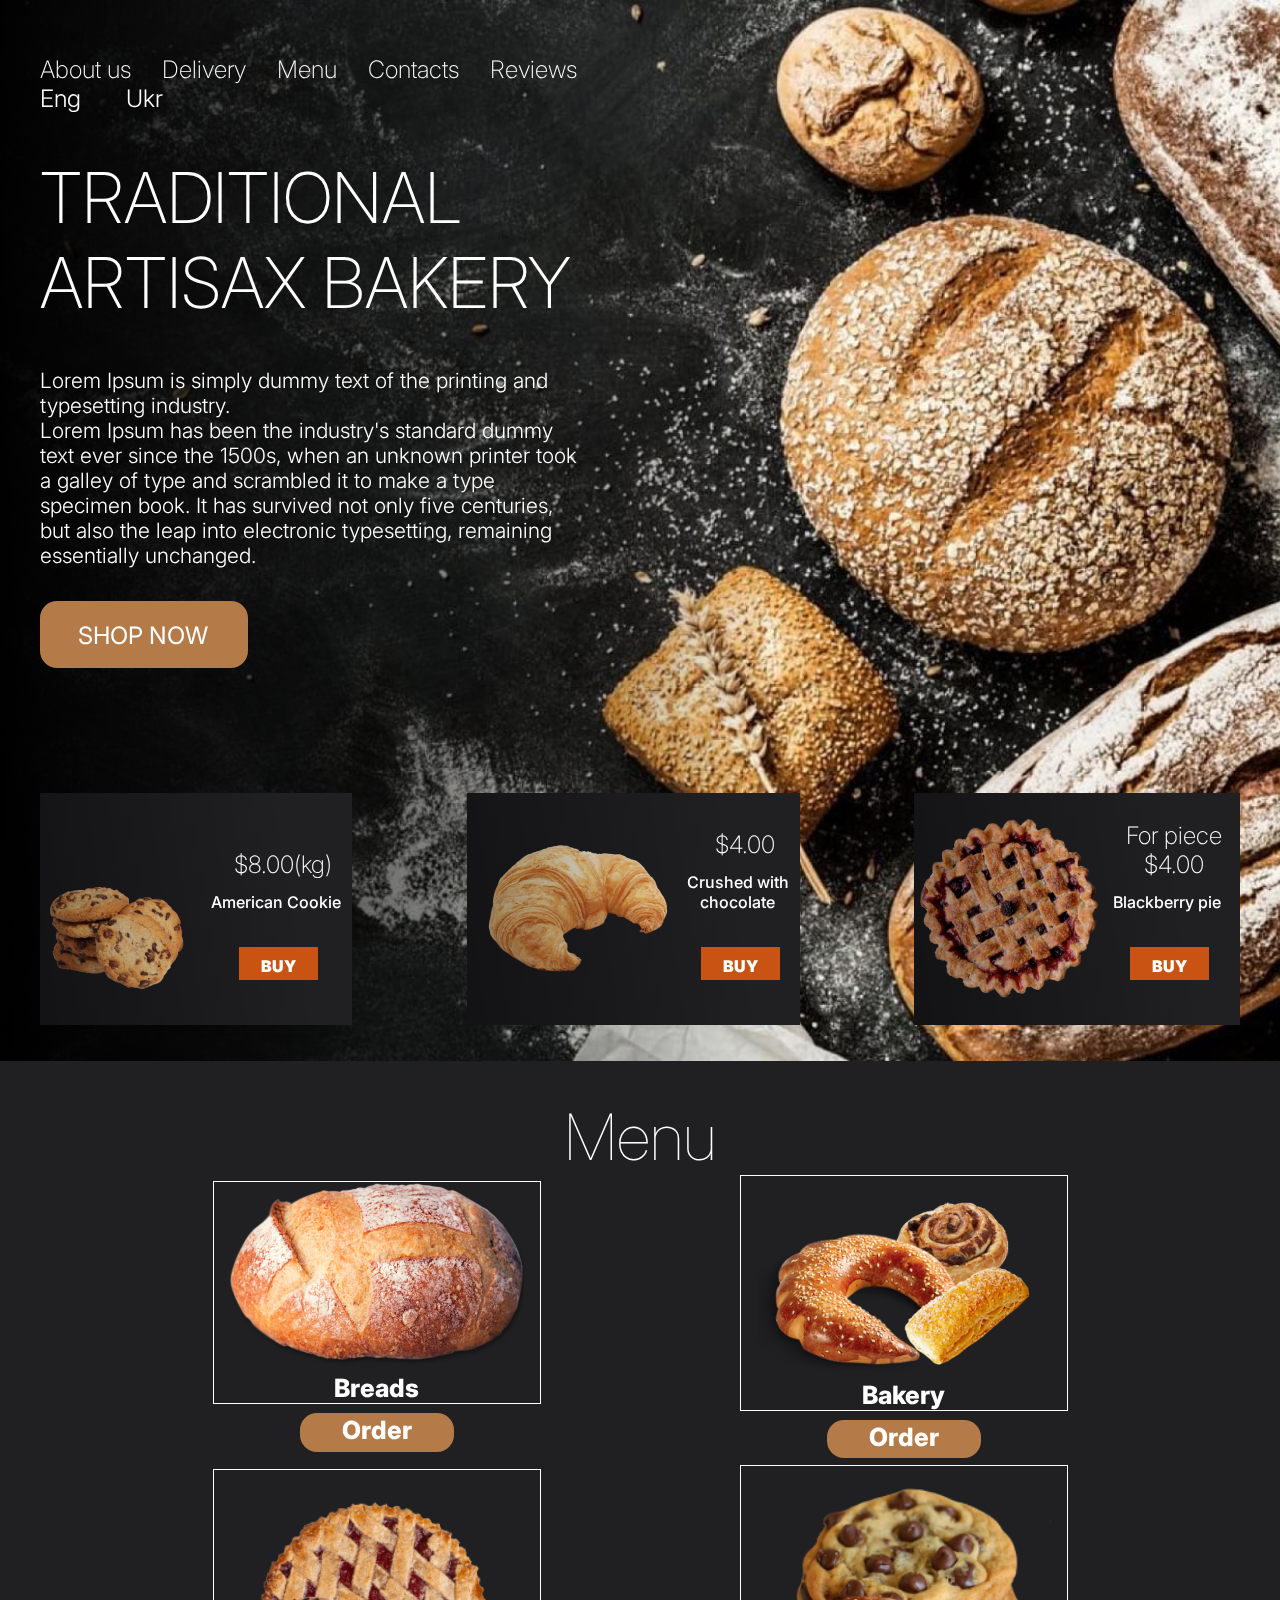
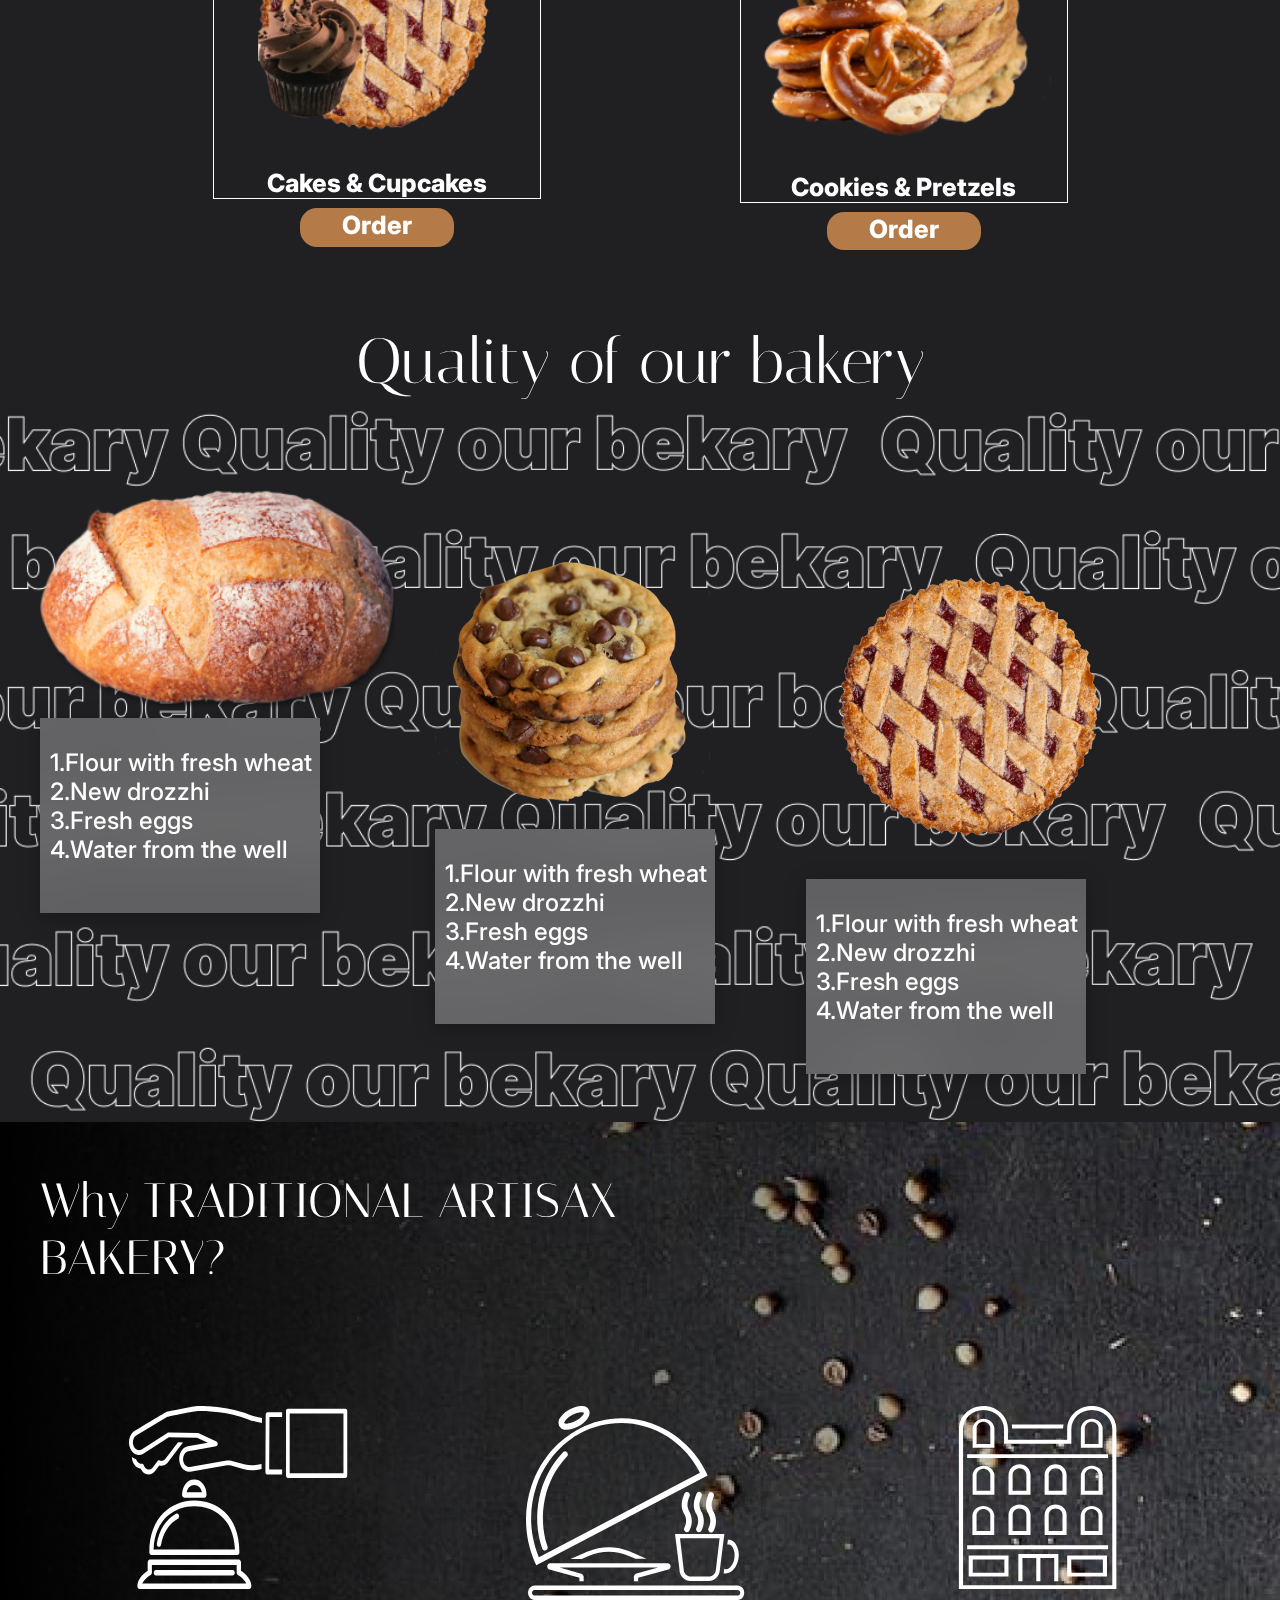
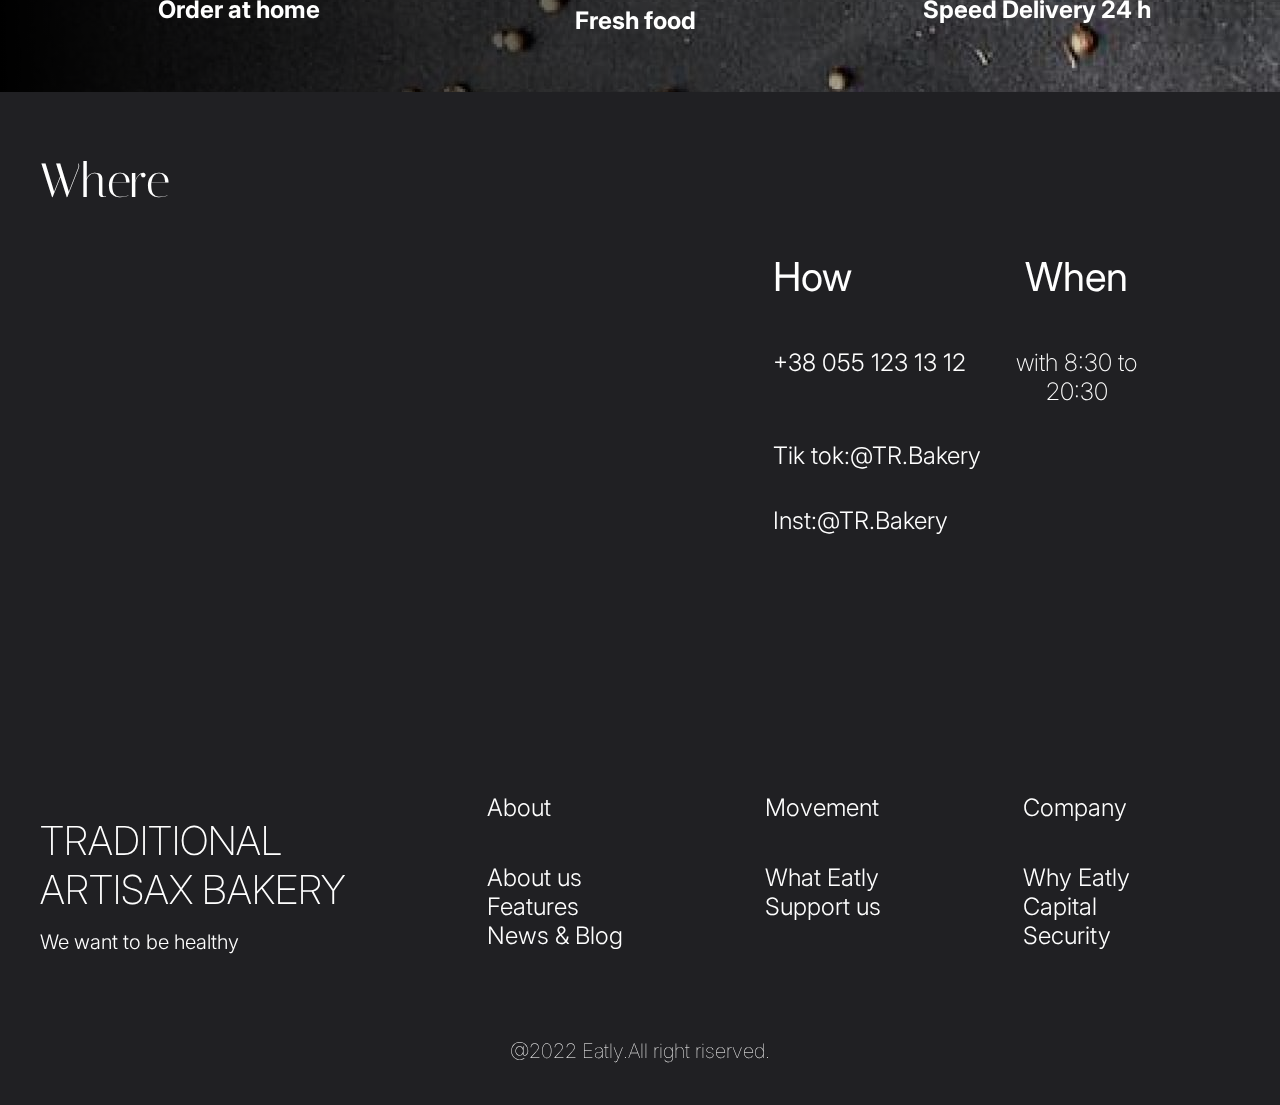
<file: index.html>
<!DOCTYPE html>
<html lang="en">
  <head>
    <meta charset="UTF-8" />
    <meta name="viewport" content="width=device-width, initial-scale=1.0" />
    <title>Bakery</title>
    <link
      rel="stylesheet"
      href="https://cdnjs.cloudflare.com/ajax/libs/modern-normalize/2.0.0/modern-normalize.min.css"
    />

    <link rel="preconnect" href="https://fonts.googleapis.com" />
    <link rel="preconnect" href="https://fonts.gstatic.com" crossorigin />
    <link
      href="https://fonts.googleapis.com/css2?family=Inter:wght@100;200;300;400;500;700;800;900&family=Italiana&display=swap"
      rel="stylesheet"
    />
    <link rel="stylesheet" href="./styles/style.css" />
  </head>
  <body class="body">
    <header class="header">
          <div class="container"><nav class="navigation">
            <ul class="navigation-list">
            <li class="navigation-list_item"><a href="#" class="navigation-list_link">About us</a></li>
            <li class="navigation-list_item"><a href="#" class="navigation-list_link">Delivery</a></li>
            <li class="navigation-list_item"><a href="#" class="navigation-list_link">Menu</a></li>
            <li class="navigation-list_item"><a href="#" class="navigation-list_link">Contacts</a></li>
            <li class="navigation-list_item"><a href="#" class="navigation-list_link">Reviews</a></li>
          </ul>
          </nav>
          <ul class="language">
            <li class="language-item"><a href="./index.html" class="language-link" >Eng</a></li>
            <li class="language-item"><a href="./pages/ukrainian.html"  class="language-link">Ukr</a></li>
          </ul>
          </div>
        </header>
    <main class="main">
      <section class="hero">
        <div class="container"><h1 class="hero-heading">TRADITIONAL<br>ARTISAX BAKERY</h1>
        <p class="hero-text">
          Lorem Ipsum is simply dummy text of the printing and <br>typesetting
          industry. <br>Lorem Ipsum has been the industry's standard dummy <br>text ever
          since the 1500s, when an unknown printer took <br>a galley of type and
          scrambled it to make a type <br>specimen book. It has survived not only
          five centuries, <br>but also the leap into electronic typesetting,
          remaining <br>essentially unchanged.
        </p>
        <button type="button" class="hero-button" data-open-modal>SHOP NOW</button>
        <ul class="hero-list">
          <li class="hero-list_item">
            <h4 class="hero-list_h4">$8.00(kg)</h4>
            <h2 class="hero-list_text">American Cookie</h2>
            <button type="button" class="hero-list_btn">BUY</button>
          </li>
          <li class="hero-list_item">
            <h4 class="hero-list_h4">$4.00</h4>
            <h2 class="hero-list_text hero-one">Crushed with <br>chocolate</h2>
            <button type="button" class="hero-list_btn">BUY</button>
          </li>
          <li class="hero-list_item">
            <h4 class="hero-list_h4">For piece <br>$4.00</h4>
            <h2 class="hero-list_text">Blackberry pie</h2>
            <button type="button" class="hero-list_btn">BUY</button>
          </li>
        </ul>
        </div>
      </section>
      <section class="menu">
        <div class="container">
        <h2 class="menu-heading">Menu</h2>
        <ul class="menu-list">
          <li class="menu-list_item">
            <div class="menu-list_div"><img
              src="./images/bread.png"
              alt="bread"
              class="menu-list_img"
            />
            <h3 class="menu-list_title">Breads</h3>
            </div>
            <button type="button" class="menu-list_btn">Order</button>
          </li>
          
          <li class="menu-list_item">
            <div class="menu-list_div"><img
              src="./images/group-bakery.png"
              alt="group of baked goods"
              class="menu-list_img"
            />
            <h3 class="menu-list_title">Bakery</h3>
            </div>
            <button type="button" class="menu-list_btn">Order</button>
          </li>
          
          <li class="menu-list_item">
            <div class="menu-list_div"><img
              src="./images/group-cakes.png"
              alt="group of cakes and cupcakes"
              class="menu-list_img"
            />
            <h3 class="menu-list_title">Cakes & Cupcakes</h3>
            </div>
            <button type="button" class="menu-list_btn">Order</button>
          </li>
          
          <li class="menu-list_item">
            <div class="menu-list_div"><img
              src="./images/group-cookies.png"
              alt="group of cookies and pretzels"
              class="menu-list_img"
            />
            <h3 class="menu-list_title">Cookies & Pretzels</h3>
            </div>
            <button type="button" class="menu-list_btn">Order</button>
          </li>
          
        </ul>
        </div>
      </section>
      <h2 class="quality-title">Quality of our bakery</h3>
      <section class="quality">
        <div class="container">
        
        <div class="quality-box">
          <ul class="quality-list">
          <li class="quality-list_item one">
            <img src="./images/bread.png" alt="quality-bread" class="quality-img-one"/>
              <div class="quality-div">
                <p class="quality-div_text">1.Flour with fresh wheat<br>
                  2.New drozzhi<br>
                  3.Fresh eggs<br>
                  4.Water from the well
                </p>
              </div>
            
          </li>
          <li class="quality-list_item two">
            <img src="./images/quality-cookies.png" alt="quality-cookies" class="quality-img-two"/>
              <div class="quality-div">
                <p class="quality-div_text">1.Flour with fresh wheat<br>
                  2.New drozzhi<br>
                  3.Fresh eggs<br>
                  4.Water from the well
                </p>
              </div>
          </li>
          <li class="quality-list_item three">
            <img src="./images/quality-pie.png" alt="quality-pie" class="quality-img-three"/>
              <div class="quality-div">
                <p class="quality-div_text">1.Flour with fresh wheat<br>
                  2.New drozzhi<br>
                  3.Fresh eggs<br>
                  4.Water from the well
                </p>
              </div>
          </li>
        </ul>
        </div>
        </div>
      </section>
      <section class="why-us">
        <div class="container">
        <h2 class="why-title">Why TRADITIONAL ARTISAX <br>BAKERY?</h2>
        <ul class="why-list">
          <li class="why-list_item">
            <img src="./images/home-order.svg" alt="home-order" class="why-list_img">
            <p class="why-list_text">Order at home</p>
          </li>
          <li class="why-list_item">
            <img src="./images/fresh.svg" alt="fresh" class="why-list_img">
            <p class="why-list_text">Fresh food</p>
          </li>
          <li class="why-list_item">
            <img src="./images/calendar.svg" alt="calendar" class="why-list_img">
            <p class="why-list_text">Speed Delivery 24 h</p>
          </li>
        </ul>
        </div>
      </section>
      <section class="where">
        <div class="container">
        <h3 class="where-title">Where</h3>
        <div class="where-box">
          <iframe src="https://www.google.com/maps/embed?pb=!1m18!1m12!1m3!1d939.0672413799025!2d36.345168158608246!3d49.960631656516235!2m3!1f0!2f0!3f0!3m2!1i1024!2i768!4f13.1!3m3!1m2!1s0x41270bb3e5689e81%3A0xebf122c73d20ce26!2sHeroiv%20Kharkova%20Ave%2C%20Kharkiv%2C%20Kharkivs&#39;ka%20oblast%2C%2061000!5e0!3m2!1sen!2sua!4v1706949182254!5m2!1sen!2sua" width="600" height="450" style="border:0;" allowfullscreen="" loading="lazy" referrerpolicy="no-referrer-when-downgrade" class="where-box-link"></iframe>
        
        <div class="how">
          <h4 class="how-title">How</h4>
          <a href="tel:+380551231312" class="how-link">+38 055 123 13 12</a>
          <p class="how-tiktok">Tik tok:<a class="how-a">@TR.Bakery</a></p>
          <p class="how-inst">Inst:<a class="how-a">@TR.Bakery</a></p>
        </div>
        <div class="when">
          <h4 class="when-title">When</h4>
          <p class="when-time">with 8:30 to <br>20:30</p>
        </div>
        </div>
        </div>
      </section>
    </main>

    <footer class="footer">
      <div class="container">
      <div class="footer-box">
        <div class="foot-name">
          <h3 class="foot-name_title">TRADITIONAL <br>ARTISAX BAKERY</h3>
          <p class="foot-name_text">We want to be healthy</p>
        </div>
        <div class="about">
          <p class="about-title">About</p>
          <ul class="about-list">
            <li class="about-item"><a href="#">About us</a></li>
            <li class="about-item"><a href="#">Features</a></li>
            <li class="about-item"><a href="#">News & Blog</a></li>
          </ul>
        </div>
        <div class="movement">
          <p class="movement-title">Movement</p>
          <ul class="movement-list">
            <li class="movement-item"><a href="#">What Eatly</a></li>
            <li class="movement-item"><a href="#">Support us</a></li>
          </ul>
        </div>

        <div class="company">
          <p class="company-title">Company</p>
          <ul class="company-list">
            <li class="company-item"><a href="#">Why Eatly</a></li>
            <li class="company-item"><a href="#">Capital</a></li>
            <li class="company-item"><a href="#">Security</a></li>
          </ul>
        </div>
      
      </div>
      </div> 
      <p class="rights">@2022 Eatly.All right riserved.</p>
      
    </footer>

    <div class="backdrop is-hidden">
      <form class="modal">
        <div class="modal-text">
          <h2 class="modal-title">TRADITIONAL ARTISAX BAKERY</h2>

          <ul class="modal-list">
            <li class="modal-list_item">
              <input type="text" placeholder="Your adress" class="modal-input">
            </li>
            <li class="modal-list_item">
              <input type="text" placeholder="Your card" class="modal-input">
            </li>
          </ul>
          <button type="button" class="modal-button" data-close-modal>SHOP NOW</button>
        </div>
      </form>
    </div>

    <script src="./js/modal.js"></script>
  </body>
</html>
</file>
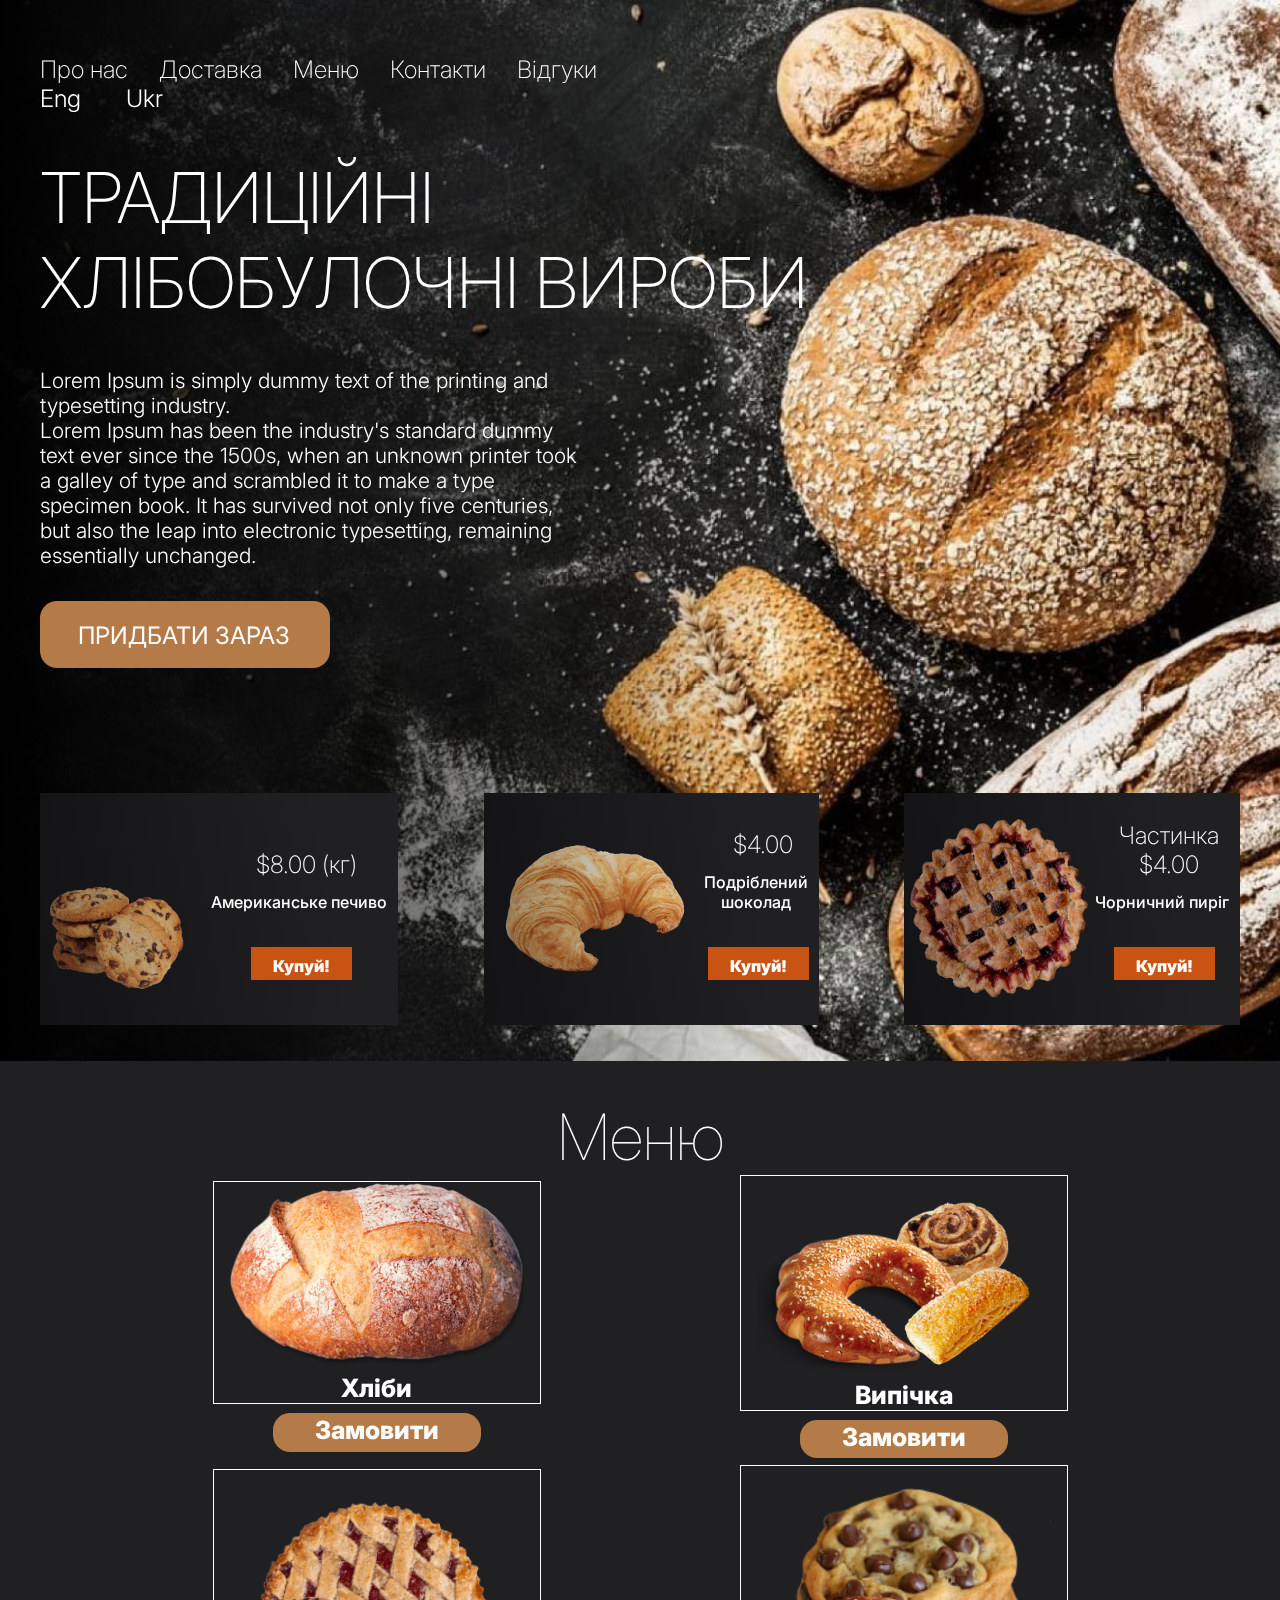
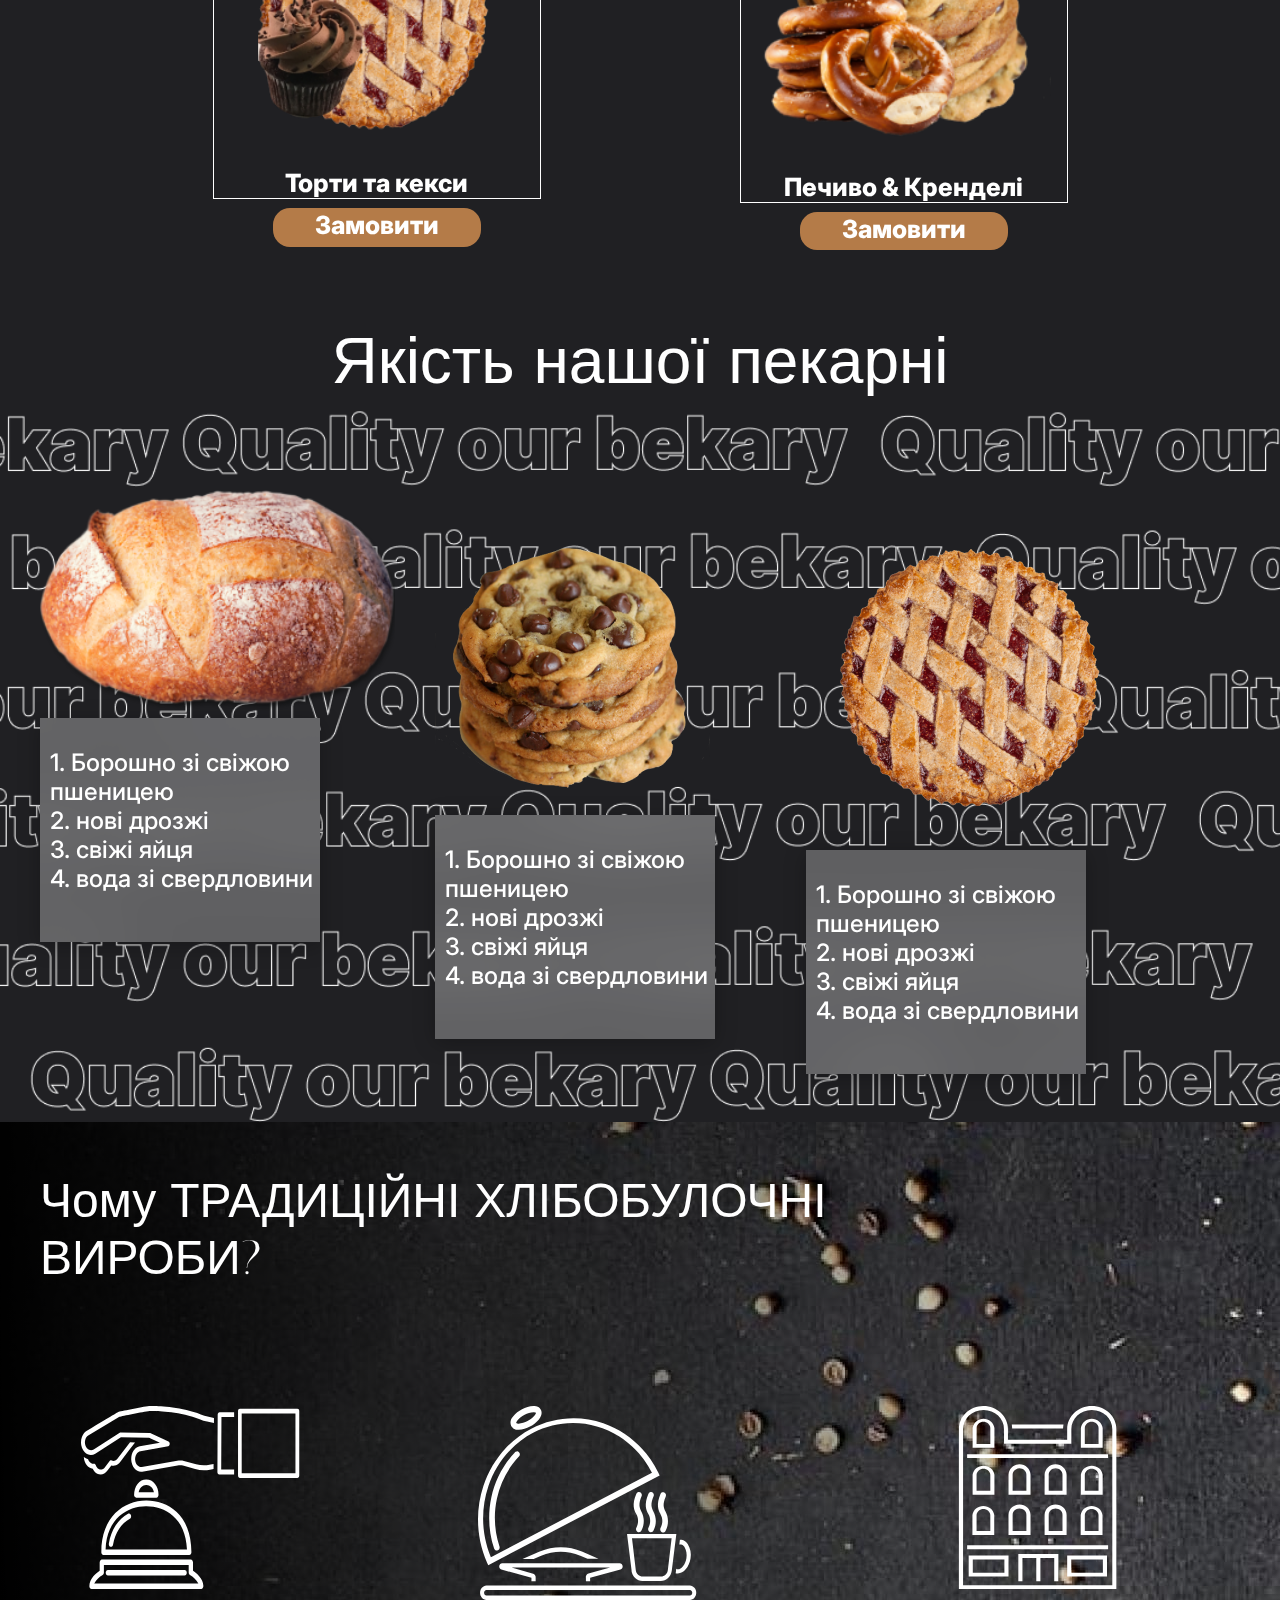
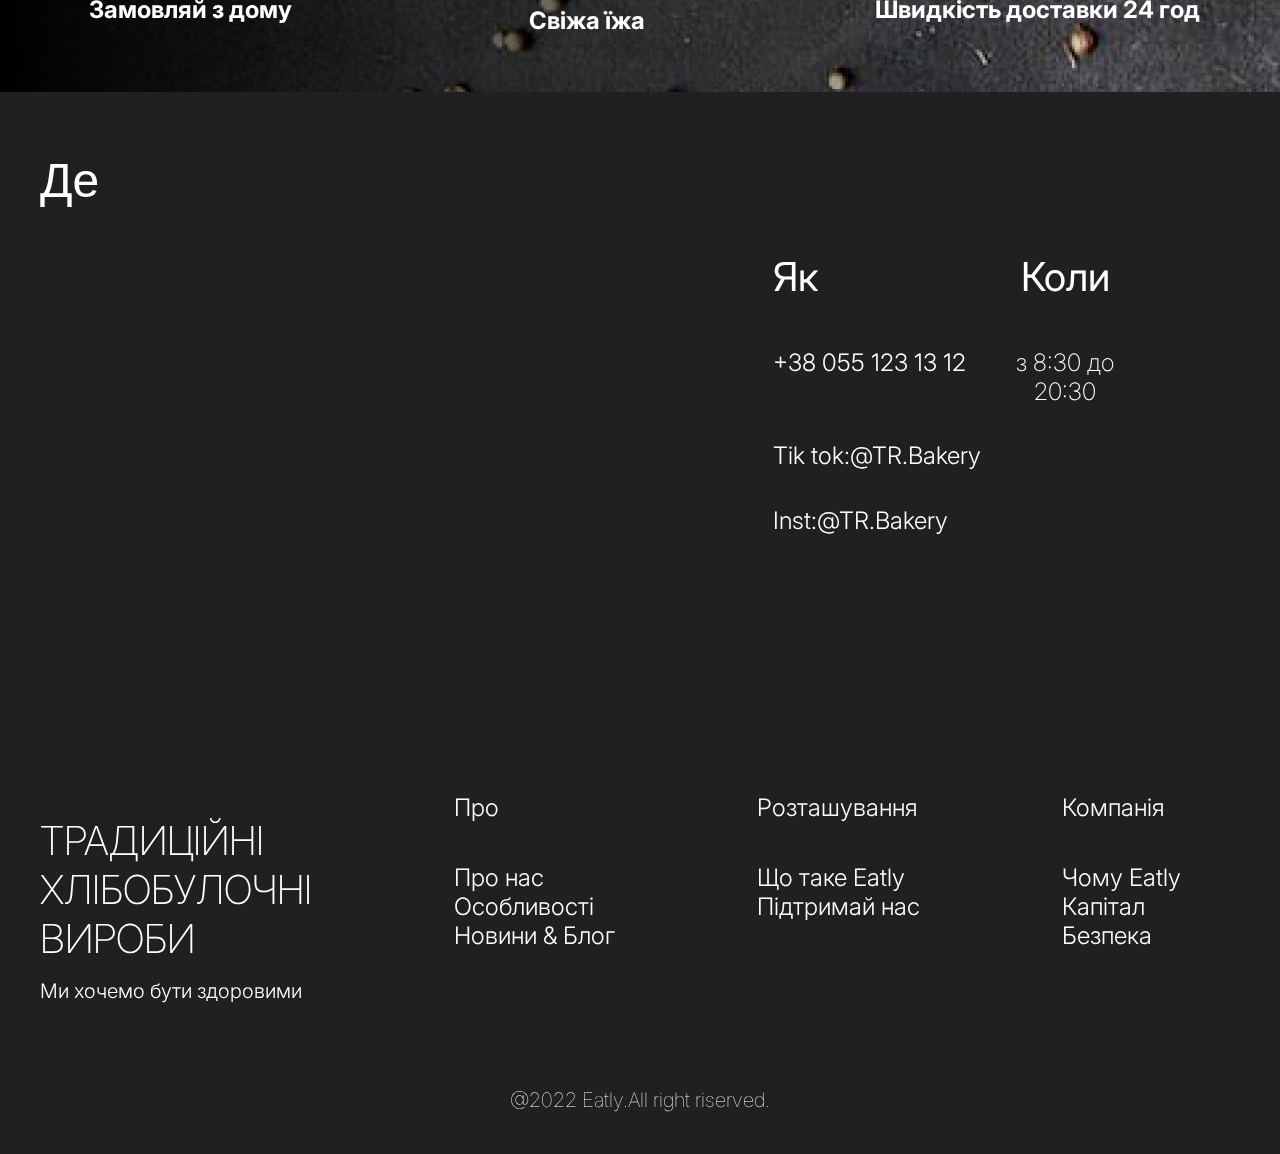
<file: pages/ukrainian.html>
<!DOCTYPE html>
<html lang="uk">
  <head>
    <meta charset="UTF-8" />
    <meta name="viewport" content="width=device-width, initial-scale=1.0" />
    <title>Bakery</title>
    <link
      rel="stylesheet"
      href="https://cdnjs.cloudflare.com/ajax/libs/modern-normalize/2.0.0/modern-normalize.min.css"
    />

    <link rel="preconnect" href="https://fonts.googleapis.com" />
    <link rel="preconnect" href="https://fonts.gstatic.com" crossorigin />
    <link
      href="https://fonts.googleapis.com/css2?family=Inter:wght@100;200;300;400;500;700;800;900&family=Italiana&display=swap"
      rel="stylesheet"
    />
    <link rel="stylesheet" href="../styles/ukrainian.css" />
  </head>
  <body class="body">
    <header class="header">
          <div class="container"><nav class="navigation">
            <ul class="navigation-list">
            <li class="navigation-list_item"><a href="#" class="navigation-list_link">Про нас</a></li>
            <li class="navigation-list_item"><a href="#" class="navigation-list_link">Доставка</a></li>
            <li class="navigation-list_item"><a href="#" class="navigation-list_link">Меню</a></li>
            <li class="navigation-list_item"><a href="#" class="navigation-list_link">Контакти</a></li>
            <li class="navigation-list_item"><a href="#" class="navigation-list_link">Відгуки</a></li>
          </ul>
          </nav>
          <ul class="language">
            <li class="language-item"><a href="../index.html" class="language-link" >Eng</a></li>
            <li class="language-item"><a href="./ukrainian.html"  class="language-link">Ukr</a></li>
          </ul>
          </div>
        </header>
    <main class="main">
      <section class="hero">
        <div class="container"><h1 class="hero-heading">ТРАДИЦІЙНІ<br>ХЛІБОБУЛОЧНІ ВИРОБИ</h1>
        <p class="hero-text">
          Lorem Ipsum is simply dummy text of the printing and <br>typesetting
          industry. <br>Lorem Ipsum has been the industry's standard dummy <br>text ever
          since the 1500s, when an unknown printer took <br>a galley of type and
          scrambled it to make a type <br>specimen book. It has survived not only
          five centuries, <br>but also the leap into electronic typesetting,
          remaining <br>essentially unchanged.
        </p>
        <button type="button" class="hero-button">ПРИДБАТИ ЗАРАЗ</button>
        <ul class="hero-list">
          <li class="hero-list_item">
            <h4 class="hero-list_h4">$8.00 (кг)</h4>
            <h2 class="hero-list_text">Американське печиво</h2>
            <button type="button" class="hero-list_btn">Купуй!</button>
          </li>
          <li class="hero-list_item">
            <h4 class="hero-list_h4">$4.00</h4>
            <h2 class="hero-list_text hero-one">Подріблений <br>шоколад</h2>
            <button type="button" class="hero-list_btn">Купуй!</button>
          </li>
          <li class="hero-list_item">
            <h4 class="hero-list_h4">Частинка <br>$4.00</h4>
            <h2 class="hero-list_text">Чорничний пиріг</h2>
            <button type="button" class="hero-list_btn">Купуй!</button>
          </li>
        </ul>
        </div>
      </section>
      <section class="menu">
        <div class="container">
        <h2 class="menu-heading">Меню</h2>
        <ul class="menu-list">
          <li class="menu-list_item">
            <div class="menu-list_div"><img
              src="../images/bread.png"
              alt="bread"
              class="menu-list_img"
            />
            <h3 class="menu-list_title">Хліби</h3>
            </div>
            <button type="button" class="menu-list_btn">Замовити</button>
          </li>
          
          <li class="menu-list_item">
            <div class="menu-list_div"><img
              src="../images/group-bakery.png"
              alt="group of baked goods"
              class="menu-list_img"
            />
            <h3 class="menu-list_title">Випічка</h3>
            </div>
            <button type="button" class="menu-list_btn">Замовити</button>
          </li>
          
          <li class="menu-list_item">
            <div class="menu-list_div"><img
              src="../images/group-cakes.png"
              alt="group of cakes and cupcakes"
              class="menu-list_img"
            />
            <h3 class="menu-list_title">Торти та кекси</h3>
            </div>
            <button type="button" class="menu-list_btn">Замовити</button>
          </li>
          
          <li class="menu-list_item">
            <div class="menu-list_div"><img
              src="../images/group-cookies.png"
              alt="group of cookies and pretzels"
              class="menu-list_img"
            />
            <h3 class="menu-list_title">Печиво & Кренделі</h3>
            </div>
            <button type="button" class="menu-list_btn">Замовити</button>
          </li>
          
        </ul>
        </div>
      </section>
      <h2 class="quality-title">Якість нашої пекарні</h3>
      <section class="quality">
        <div class="container">
        
        <div class="quality-box">
          <ul class="quality-list">
          <li class="quality-list_item one">
            <img src="../images/bread.png" alt="quality-bread" class="quality-img-one"/>
              <div class="quality-div">
                <p class="quality-div_text">1. Борошно зі свіжою пшеницею
                    <br>2. нові дрозжі
                    <br>3. свіжі яйця
                    <br>4. вода зі свердловини
                </p>
              </div>
            
          </li>
          <li class="quality-list_item two">
            <img src="../images/quality-cookies.png" alt="quality-cookies" class="quality-img-two"/>
              <div class="quality-div">
                <p class="quality-div_text">1. Борошно зі свіжою пшеницею
                    <br>2. нові дрозжі
                    <br>3. свіжі яйця
                    <br>4. вода зі свердловини
                </p>
              </div>
          </li>
          <li class="quality-list_item three">
            <img src="../images/quality-pie.png" alt="quality-pie" class="quality-img-three"/>
              <div class="quality-div">
                <p class="quality-div_text">1. Борошно зі свіжою пшеницею
                    <br>2. нові дрозжі
                    <br>3. свіжі яйця
                    <br>4. вода зі свердловини
                </p>
              </div>
          </li>
        </ul>
        </div>
        </div>
      </section>
      <section class="why-us">
        <div class="container">
        <h2 class="why-title">Чому ТРАДИЦІЙНІ ХЛІБОБУЛОЧНІ <br>ВИРОБИ?</h2>
        <ul class="why-list">
          <li class="why-list_item">
            <img src="../images/home-order.svg" alt="home-order" class="why-list_img">
            <p class="why-list_text">Замовляй з дому</p>
          </li>
          <li class="why-list_item">
            <img src="../images/fresh.svg" alt="fresh" class="why-list_img">
            <p class="why-list_text">Свіжа їжа</p>
          </li>
          <li class="why-list_item">
            <img src="../images/calendar.svg" alt="calendar" class="why-list_img">
            <p class="why-list_text">Швидкість доставки 24 год</p>
          </li>
        </ul>
        </div>
      </section>
      <section class="where">
        <div class="container">
        <h3 class="where-title">Де</h3>
        <div class="where-box">
          <iframe src="https://www.google.com/maps/embed?pb=!1m18!1m12!1m3!1d939.0672413799025!2d36.345168158608246!3d49.960631656516235!2m3!1f0!2f0!3f0!3m2!1i1024!2i768!4f13.1!3m3!1m2!1s0x41270bb3e5689e81%3A0xebf122c73d20ce26!2sHeroiv%20Kharkova%20Ave%2C%20Kharkiv%2C%20Kharkivs&#39;ka%20oblast%2C%2061000!5e0!3m2!1sen!2sua!4v1706949182254!5m2!1sen!2sua" width="600" height="450" style="border:0;" allowfullscreen="" loading="lazy" referrerpolicy="no-referrer-when-downgrade" class="where-box-link"></iframe>
        
        <div class="how">
          <h4 class="how-title">Як</h4>
          <a href="tel:+380551231312" class="how-link">+38 055 123 13 12</a>
          <p class="how-tiktok">Tik tok:<a class="how-a">@TR.Bakery</a></p>
          <p class="how-inst">Inst:<a class="how-a">@TR.Bakery</a></p>
        </div>
        <div class="when">
          <h4 class="when-title">Коли</h4>
          <p class="when-time">з 8:30 до <br>20:30</p>
        </div>
        </div>
        </div>
      </section>
    </main>

    <footer class="footer">
      <div class="container">
      <div class="footer-box">
        <div class="foot-name">
          <h3 class="foot-name_title">ТРАДИЦІЙНІ<br>ХЛІБОБУЛОЧНІ <br>ВИРОБИ</h3>
          <p class="foot-name_text">Ми хочемо бути здоровими</p>
        </div>
        <div class="about">
          <p class="about-title">Про</p>
          <ul class="about-list">
            <li class="about-item"><a href="#">Про нас</a></li>
            <li class="about-item"><a href="#">Особливості</a></li>
            <li class="about-item"><a href="#">Новини & Блог</a></li>
          </ul>
        </div>
        <div class="movement">
          <p class="movement-title">Розташування</p>
          <ul class="movement-list">
            <li class="movement-item"><a href="#">Що таке Eatly</a></li>
            <li class="movement-item"><a href="#">Підтримай нас</a></li>
          </ul>
        </div>

        <div class="company">
          <p class="company-title">Компанія</p>
          <ul class="company-list">
            <li class="company-item"><a href="#">Чому Eatly</a></li>
            <li class="company-item"><a href="#">Капітал</a></li>
            <li class="company-item"><a href="#">Безпека</a></li>
          </ul>
        </div>
      
      </div>
      </div> 
      <p class="rights">@2022 Eatly.All right riserved.</p>
      
    </footer>
  </body>
</html>
</file>
<file: styles/style.css>
:root {
    --text: #fff;
    --main-button: #b47b48;
    --hero-button: #c85312;
    --background: #202023;
    --bg-hero: #ebad51;
    --quality: rgba(242, 242, 242, 0.3);
    --modal-input: #f5f5f5;
}
* {
    box-sizing: border-box;
    flex-wrap: wrap;
}
body {
    background-color:var(--background);
    color: var(--text);
    line-height: normal;
    font-family: 'Inter', sans-serif;
    font-size: 24px;
    font-weight: 300;
    font-style: normal;
} 
ul, h1, h2, h3, h4, p, button, ol, iframe, a {
    margin: 0;
    padding: 0;
}
a {
    text-decoration: none;
    color: var(--text);
}
a:hover {
    color: var(--bg-hero);
}
ul {
    list-style-type: none;
}
.container {
    max-width: 1230px;
    margin: 0px auto;
    padding-left: 15px;
    padding-right: 15px;
}

.header {
    width: 100%;
        position: absolute;
        top: 0;
        left: 0;
        padding: 55px 15px 71px;
}
.navigation-list{
    display: flex;
    gap: 31px;
}
.navigation-list_link {
    font-weight: 200;
}
.language {
    display: flex;
    gap:45px;
}

.hero {
    padding: 155px 0 36px;
    background: linear-gradient(89deg, #000 0%, rgba(3, 3, 3, 0) 60.64%), url(../images/hero-bg.jpg);
    background-size: cover;
    background-repeat: no-repeat;
}
.hero-heading {
    font-weight: 200;
    font-size: 70px;
    margin-bottom: 43px;
}
.hero-text {
    font-size: 21px;
    margin-bottom: 33px;
}
.hero-button {
    border-radius: 17px;
    padding: 21px 40px 18px 38px;
    background-color: var(--main-button);
    color: var(--text);
    border: none;
}
.hero-button:hover {
    background-color: var(--bg-hero);
    color: var(--background);
}
.hero-list {
    display: flex;
    justify-content: space-between;
}
.hero-list_item {
    display: flex;
    flex-direction: column;
    justify-content: flex-end;
    align-items: center;
    margin-top: 125px;
    background-color: var(--background);
    background-repeat: no-repeat;
    background-position: left;
    padding-bottom: 45px;
}
.hero-list_item:hover {
    background-color: var(--bg-hero);
}
.hero-list_item:first-child {
    background-image: linear-gradient(81deg, #000 -110.34%, rgba(0, 0, 0, 0.00) 80.32%), url(../images/hero-cookie.png);
    padding-left: 165px;
    text-align: center;
}
.hero-list_item:nth-child(2) {
    background-image: linear-gradient(81deg, #000 -110.34%, rgba(0, 0, 0, 0.00) 80.32%), url(../images/hero-croissant.png);
    padding-left: 214px;
    text-align: center;
}
.hero-list_item:last-child {
    background-image: linear-gradient(81deg, #000 -110.34%, rgba(0, 0, 0, 0.00) 80.32%), url(../images/hero-pie.png);
    padding-left: 185px;
    text-align: center;
}
.hero-list_h4 {
    font-weight: 200;
    margin: 28px 18px 13px 27px;
}
.hero-list_h4:last-child {
    margin-right: 20px;
}
.hero-list_text {
    font-weight: 500;
    font-size: 16px;
    margin-right: 11px;
    margin-bottom: 35px;
    margin-left: 6px; 
}
.hero-list_text:last-child {
    margin-right: 9px;
}
.hero-list_btn {
    background-color: var(--hero-button);
    font-weight: 900;
    font-size: 16px;
    padding: 10px 22px 5px;
    color: var(--text);
    border: none;
}
.hero-list_btn:hover {
    background-color: var(--background);
    color: var(--hero-button);
}
.menu {
    padding: 37px 0 74px;
}
.menu-heading {
    font-weight: 100;
    font-size: 64px;
    text-align: center;
}
.menu-list {
    display: flex;
    flex-wrap: wrap;
    column-gap: 199px;
    align-items: center;
    justify-content: center;
    row-gap: 7px;
}
.menu-list_item {
    text-align: center;
}
.menu-list_div {
    border: 1px solid var(--text);
    width: 328px;
    text-align: center;
    margin-bottom: 9px;
}
.menu-list_img {
    width: 294px;
    background-color: var(--background);
}
.menu-list_title {
    font-weight: 800;
    font-size: 25px;
}
.menu-list_btn {
    font-weight: 800;
    font-size: 25px;
    border-radius: 17px;
    background-color: var(--main-button);
    padding: 3px 42px 7px;
    color:var(--text);
    border: none;
}
.menu-list_btn:hover {
    background-color: var(--bg-hero);
    color: var(--background);
}

.quality {
    padding: 90px 0 48px;
    background-image: url(../images/quality-group.png);
    background-size: cover;
    background-repeat: no-repeat;
}

.quality-title {
    font-family: 'Italiana', sans-serif;
    font-weight: 400;
    font-size: 64px;
    text-align: center;
}

.quality-list {
    display: flex;
    align-items: center;
    height: 585px;
}
.one {
    align-self: flex-start;
    margin-right: 40px;
}
.two {
    align-self: center;
    margin-right: 91px;
}
.three {
    align-self: flex-end;
}
.quality-img-one {
    width: 355px;
    height: 223px;
}
.quality-img-two {
    width: 275px;
    height: 284px;
}
.quality-img-three {
    width: 334px;
    height: 332px;
}
.quality-div {
    background: var(--quality);
    background-size: cover;
    background-repeat: no-repeat;
    filter: blur(0);
    width: 280px;
    box-shadow: 0 4px 20px 0 rgba(0, 0, 0, 0.25);
    padding: 30px 0 49px 10px;
    backdrop-filter: blur(36px);
}
.quality-div_text {
    font-weight: 500;
    font-size: 24px;
}
.why-us {
    padding: 50px 0 57px;
    background: linear-gradient(89deg, #000 0%, rgba(3, 3, 3, 0) 100%), url(../images/why-bg.jpg);
}
.why-title {
    font-family: 'Italiana', sans-serif;
    font-weight: 400;
    font-size: 48px;
    margin-bottom: 120px;
}
.why-list {
    display: flex;
    gap:178px;
    justify-content: center;
    text-align: center;
}
.why-list_text {
    font-weight: 700;
    font-size: 24px;
}
.where {
    padding: 60px 0 50px;
}
.where-box {
    display: flex;
}
.where-title {
    font-family: 'Italiana', sans-serif;
    font-weight: 400;
    font-size: 48px;
    margin-bottom: 43px;
}
.how-title, .when-title {
    font-weight: 400;
    font-size: 40px;
    margin-bottom: 47px;
}
.where-box-link {
    margin-right: 133px;
}
.how {
    margin-right: 35px;
}
.how-tiktok {
    margin-top: 64px;
    margin-bottom: 36px;
}
.when-title {
    text-align: center;
}
.when-time {
    font-weight: 200;
    font-size: 24px;
    text-align: center;
}
.footer-box {
    padding: 41px 0 85px;
    display: flex;
    gap: 142px;
}
.foot-name_title {
    font-weight: 200;
    font-size: 40px;
    margin-top: 23px;
    margin-bottom: 16px;
}
.foot-name_text {
    font-size: 20px;
}
.about-title, .movement-title, .company-title {
    margin-bottom: 41px;
}
.rights {
    padding-bottom: 42px;
    font-weight: 100;
    font-size: 20px;
    text-align: center;
}

.backdrop {
    position: fixed;
    top: 0;
    left: 0;
    width: 100%;
    height: 100%;
    background-color: rgba(0, 0, 0, 0.541);
    z-index: 10;
    opacity: 1;
    display: flex;
    justify-content: center;
    align-items: center;
}
.is-hidden {
    opacity: 0;
    pointer-events: none;
}
.modal {
    background-image: url('../images/modal-bread.jpg');
    background-position: right;
    background-repeat: no-repeat;
    background-size: 476px 446px;
    background-color: var(--text);

    position: relative;
    border-radius: 50px;
    width: 990px;
    height: 669px;
    padding: 94px 0 94px 87px;
}
.modal-text {
    width: 412px;
}
.modal-title {
    font-weight: 200;
    font-size: 48px;
    color: #000;
    padding-bottom: 39px;
}
.modal-input {
    width: 412px;
    height: 72px;
    padding: 20px 15px;
    background-color: var(--modal-input);
    border: none;
    border-radius: 5px;
    margin-bottom: 63px;
    outline: none;
}
.modal-input:placeholder-shown {
    padding-right: 15px;
}
.modal-input::placeholder {
    color: #000;
}
.modal-button {
    border-radius: 17px;
    padding: 21px 40px 18px 38px;
    background-color: var(--main-button);
    color: var(--text);
    border: none;
}
.modal-button:hover {
    background-color: var(--bg-hero);
    color: var(--background);
}
</file>
<file: styles/ukrainian.css>
:root {
    --text: #fff;
    --main-button: #b47b48;
    --hero-button: #c85312;
    --background: #202023;
    --bg-hero: #ebad51;
    --quality: rgba(242, 242, 242, 0.3);
}

* {
    box-sizing: border-box;
    flex-wrap: wrap;
}

body {
    background-color: var(--background);
    color: var(--text);
    line-height: normal;
    font-family: 'Inter', sans-serif;
    font-size: 24px;
    font-weight: 300;
    font-style: normal;
}

ul,
h1,
h2,
h3,
h4,
p,
button,
ol,
iframe,
a {
    margin: 0;
    padding: 0;
}

a {
    text-decoration: none;
    color: var(--text);
}

a:hover {
    color: var(--bg-hero);
}

ul {
    list-style-type: none;
}

.container {
    max-width: 1230px;
    margin: 0px auto;
    padding-left: 15px;
    padding-right: 15px;
}

.header {
    width: 100%;
    position: absolute;
    top: 0;
    left: 0;
    padding: 55px 15px 71px;
}

.navigation-list {
    display: flex;
    gap: 31px;
}

.navigation-list_link {
    font-weight: 200;
}
.language {
    display: flex;
    gap: 45px;
}

.hero {
    padding: 155px 0 36px;
    background: linear-gradient(89deg, #000 0%, rgba(3, 3, 3, 0) 60.64%), url(../images/hero-bg.jpg);
    background-size: cover;
    background-repeat: no-repeat;
}

.hero-heading {
    font-weight: 200;
    font-size: 70px;
    margin-bottom: 43px;
}

.hero-text {
    font-size: 21px;
    margin-bottom: 33px;
}

.hero-button {
    border-radius: 17px;
    padding: 21px 40px 18px 38px;
    background-color: var(--main-button);
    color: var(--text);
    border: none;
}
.hero-button:hover {
    background-color: var(--bg-hero);
    color: var(--background);
}

.hero-list {
    display: flex;
    justify-content: space-between;
}

.hero-list_item {
    display: flex;
    flex-direction: column;
    justify-content: flex-end;
    align-items: center;
    margin-top: 125px;
    background-color: var(--background);
    background-repeat: no-repeat;
    background-position: left;
    padding-bottom: 45px;
}

.hero-list_item:hover {
    background-color: var(--bg-hero);
}

.hero-list_item:first-child {
    background-image: linear-gradient(81deg, #000 -110.34%, rgba(0, 0, 0, 0.00) 80.32%), url(../images/hero-cookie.png);
    padding-left: 165px;
    text-align: center;
}

.hero-list_item:nth-child(2) {
    background-image: linear-gradient(81deg, #000 -110.34%, rgba(0, 0, 0, 0.00) 80.32%), url(../images/hero-croissant.png);
    padding-left: 214px;
    text-align: center;
}

.hero-list_item:last-child {
    background-image: linear-gradient(81deg, #000 -110.34%, rgba(0, 0, 0, 0.00) 80.32%), url(../images/hero-pie.png);
    padding-left: 185px;
    text-align: center;
}

.hero-list_h4 {
    font-weight: 200;
    margin: 28px 18px 13px 27px;
}

.hero-list_h4:last-child {
    margin-right: 20px;
}

.hero-list_text {
    font-weight: 500;
    font-size: 16px;
    margin-right: 11px;
    margin-bottom: 35px;
    margin-left: 6px;
}

.hero-list_text:last-child {
    margin-right: 9px;
}

.hero-list_btn {
    background-color: var(--hero-button);
    font-weight: 900;
    font-size: 16px;
    padding: 10px 22px 5px;
    color: var(--text);
    border: none;
}

.hero-list_btn:hover {
    background-color: var(--background);
    color: var(--hero-button);
}

.menu {
    padding: 37px 0 74px;
}

.menu-heading {
    font-weight: 100;
    font-size: 64px;
    text-align: center;
}

.menu-list {
    display: flex;
    flex-wrap: wrap;
    column-gap: 199px;
    align-items: center;
    justify-content: center;
    row-gap: 7px;
}

.menu-list_item {
    text-align: center;
}

.menu-list_div {
    border: 1px solid var(--text);
    width: 328px;
    text-align: center;
    margin-bottom: 9px;
}

.menu-list_img {
    width: 294px;
    background-color: var(--background);
}

.menu-list_title {
    font-weight: 800;
    font-size: 25px;
}

.menu-list_btn {
    font-weight: 800;
    font-size: 25px;
    border-radius: 17px;
    background-color: var(--main-button);
    padding: 3px 42px 7px;
    color: var(--text);
    border: none;
}
.menu-list_btn:hover {
    background-color: var(--bg-hero);
    color:var(--background);
}

.quality {
    padding: 90px 0 48px;
    background-image: url(../images/quality-group.png);
    background-size: cover;
    background-repeat: no-repeat;
}

.quality-title {
    font-family: 'Italiana', sans-serif;
    font-weight: 400;
    font-size: 64px;
    text-align: center;
}

.quality-list {
    display: flex;
    align-items: center;
    height: 585px;
}

.one {
    align-self: flex-start;
    margin-right: 40px;
}

.two {
    align-self: center;
    margin-right: 91px;
}

.three {
    align-self: flex-end;
}

.quality-img-one {
    width: 355px;
    height: 223px;
}

.quality-img-two {
    width: 275px;
    height: 284px;
}

.quality-img-three {
    width: 334px;
    height: 332px;
}

.quality-div {
    background: var(--quality);
    background-size: cover;
    background-repeat: no-repeat;
    filter: blur(0);
    width: 280px;
    box-shadow: 0 4px 20px 0 rgba(0, 0, 0, 0.25);
    padding: 30px 0 49px 10px;
    backdrop-filter: blur(36px);
}

.quality-div_text {
    font-weight: 500;
    font-size: 24px;
}

.why-us {
    padding: 50px 0 57px;
    background: linear-gradient(89deg, #000 0%, rgba(3, 3, 3, 0) 100%), url(../images/why-bg.jpg);
}

.why-title {
    font-family: 'Italiana', sans-serif;
    font-weight: 400;
    font-size: 48px;
    margin-bottom: 120px;
}

.why-list {
    display: flex;
    gap: 178px;
    justify-content: center;
    text-align: center;
}

.why-list_text {
    font-weight: 700;
    font-size: 24px;
}

.where {
    padding: 60px 0 50px;
}

.where-box {
    display: flex;
}

.where-title {
    font-family: 'Italiana', sans-serif;
    font-weight: 400;
    font-size: 48px;
    margin-bottom: 43px;
}

.how-title,
.when-title {
    font-weight: 400;
    font-size: 40px;
    margin-bottom: 47px;
}

.where-box-link {
    margin-right: 133px;
}

.how {
    margin-right: 35px;
}

.how-tiktok {
    margin-top: 64px;
    margin-bottom: 36px;
}

.when-title {
    text-align: center;
}

.when-time {
    font-weight: 200;
    font-size: 24px;
    text-align: center;
}

.footer-box {
    padding: 41px 0 85px;
    display: flex;
    gap: 142px;
}

.foot-name_title {
    font-weight: 200;
    font-size: 40px;
    margin-top: 23px;
    margin-bottom: 16px;
}

.foot-name_text {
    font-size: 20px;
}

.about-title,
.movement-title,
.company-title {
    margin-bottom: 41px;
}

.rights {
    padding-bottom: 42px;
    font-weight: 100;
    font-size: 20px;
    text-align: center;
}
</file>
